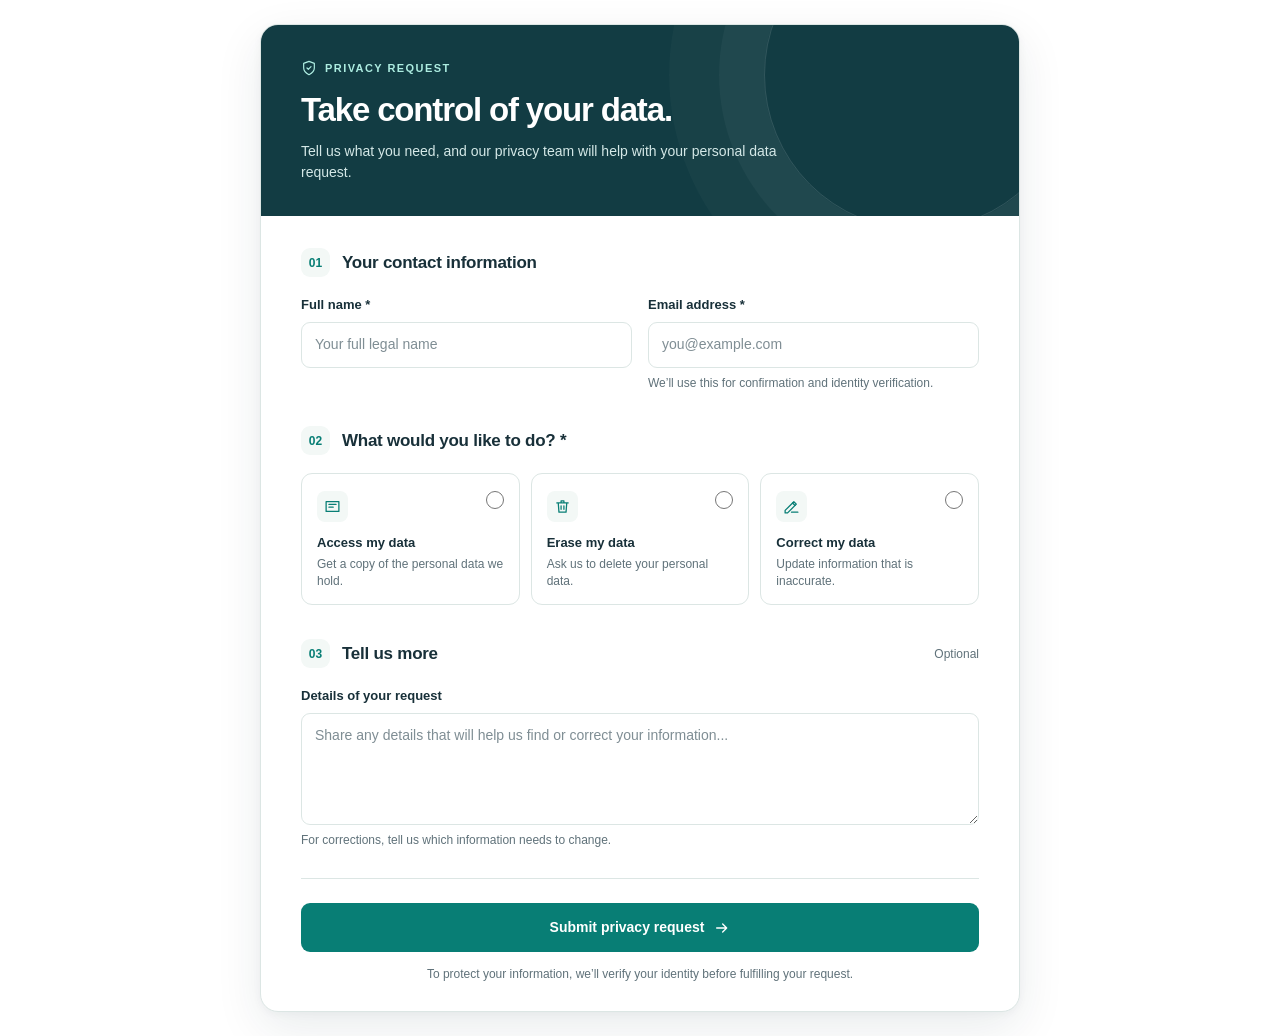
<file: dsr/index.html>
<!DOCTYPE html>
<html lang="en">
<head>
    <meta charset="UTF-8">
    <meta name="viewport" content="width=device-width, initial-scale=1.0">
    <title>DSAR Request Form</title>
</head>
<body>

    <div id="dsar-form-container"></div>

<script 
	src="./script.js"
	data-token="bgsQmDsYk87ko96JL2WBUBSVb11_z2qPz7aecDoOjNX2DYT4vD7-ewXQaRwSsYu4upv0wSbzMCt8ZuPteuVkIA==" 
	data-settings-id="48e0d7dd-25ee-406c-b967-7bbf2ded1264"
>
</script>

</body>
</html>
</file>
